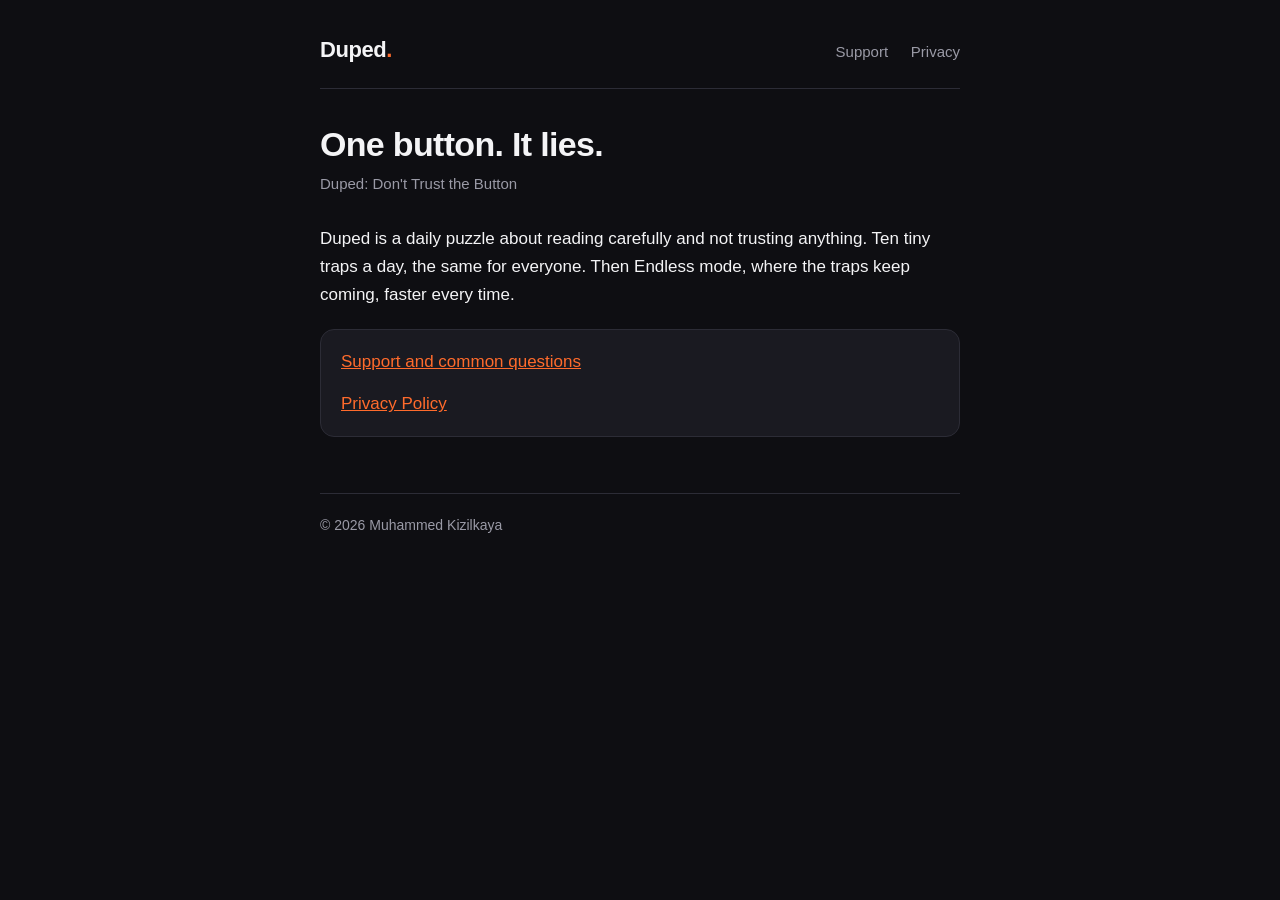
<file: index.html>
<!doctype html>
<html lang="en">
<head>
  <meta charset="utf-8">
  <meta name="viewport" content="width=device-width, initial-scale=1">
  <title>Duped: Don't Trust the Button</title>
  <meta name="description" content="One button. It lies. A daily puzzle about reading carefully and not trusting anything.">
  <link rel="stylesheet" href="style.css">
</head>
<body>
  <div class="wrap">
    <header class="site">
      <a class="brand" href="index.html">Duped<span>.</span></a>
      <nav>
        <a href="support.html">Support</a>
        <a href="privacy.html">Privacy</a>
      </nav>
    </header>

    <main>
      <h1>One button. It lies.</h1>
      <p class="meta">Duped: Don't Trust the Button</p>
      <p>Duped is a daily puzzle about reading carefully and not trusting anything. Ten tiny traps a day, the same for everyone. Then Endless mode, where the traps keep coming, faster every time.</p>
      <div class="card">
        <p><a href="support.html">Support and common questions</a></p>
        <p><a href="privacy.html">Privacy Policy</a></p>
      </div>
    </main>

    <footer>© 2026 Muhammed Kizilkaya</footer>
  </div>
</body>
</html>
</file>
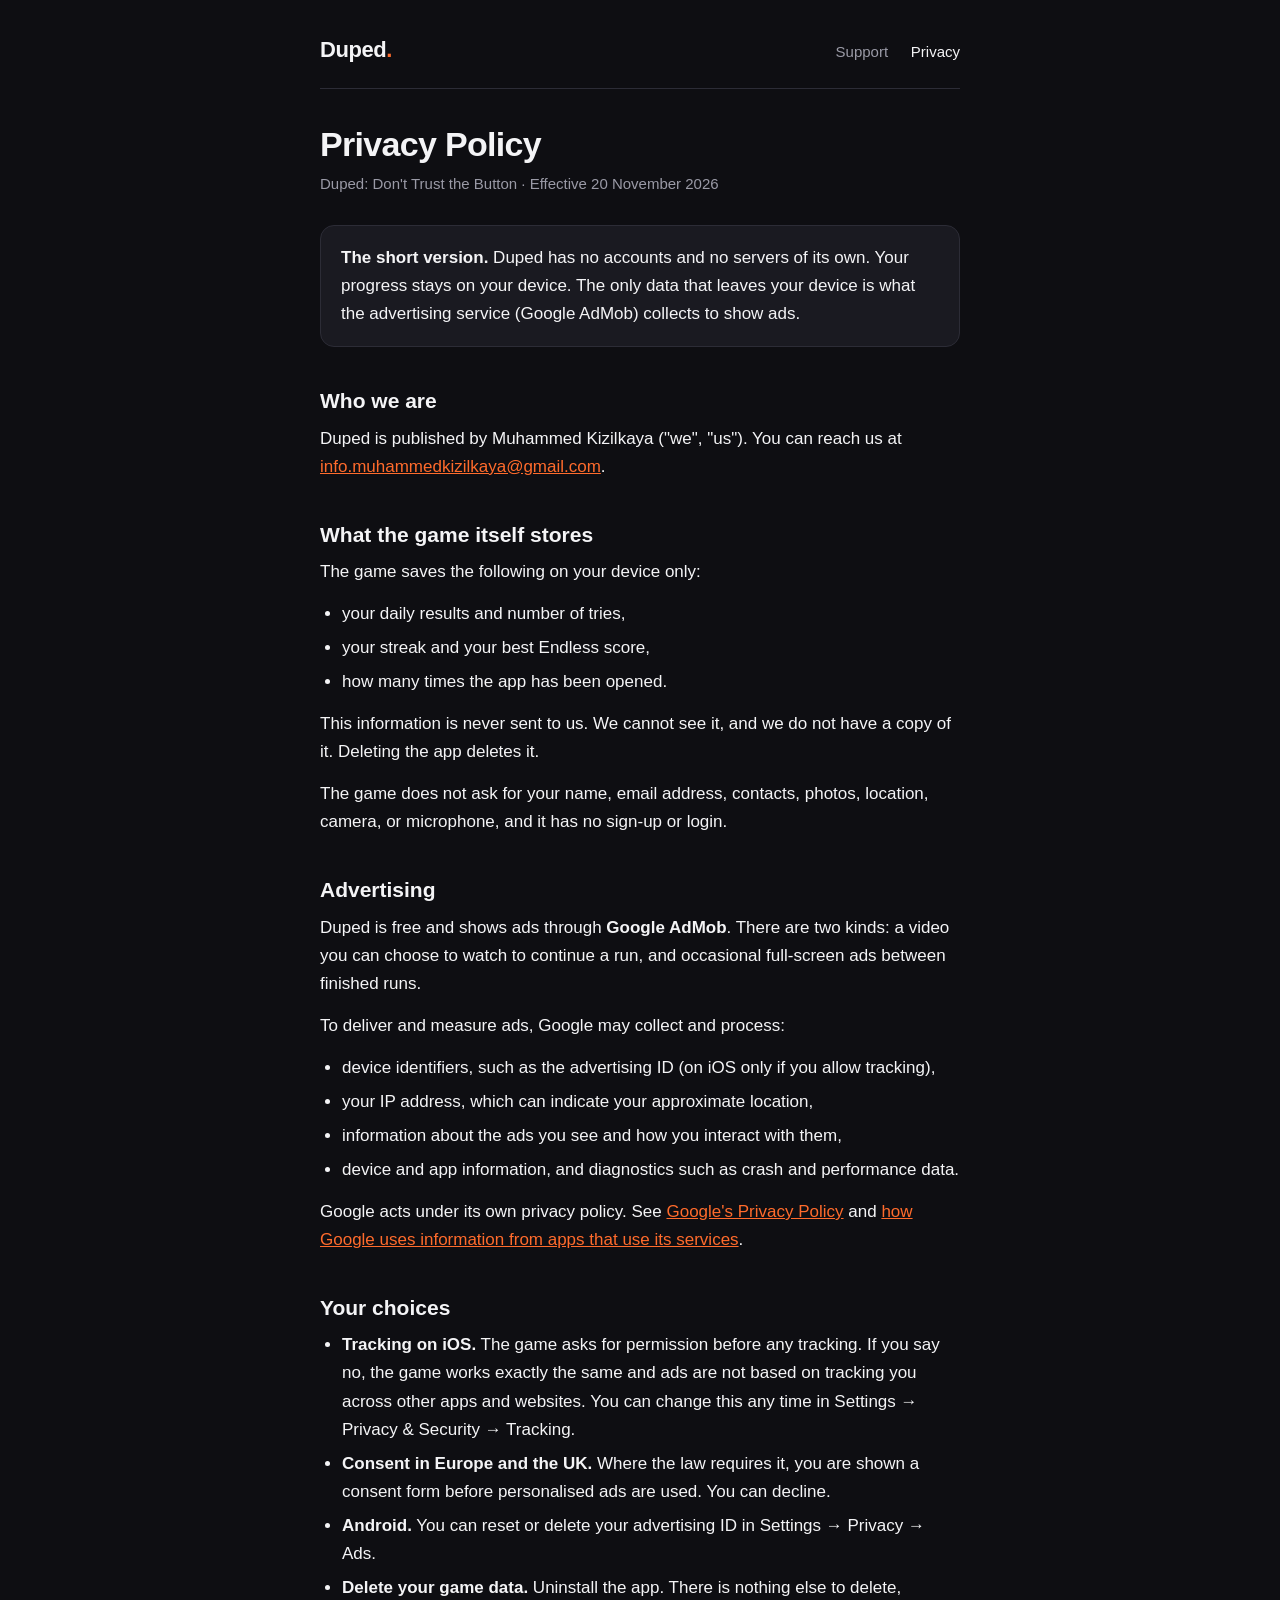
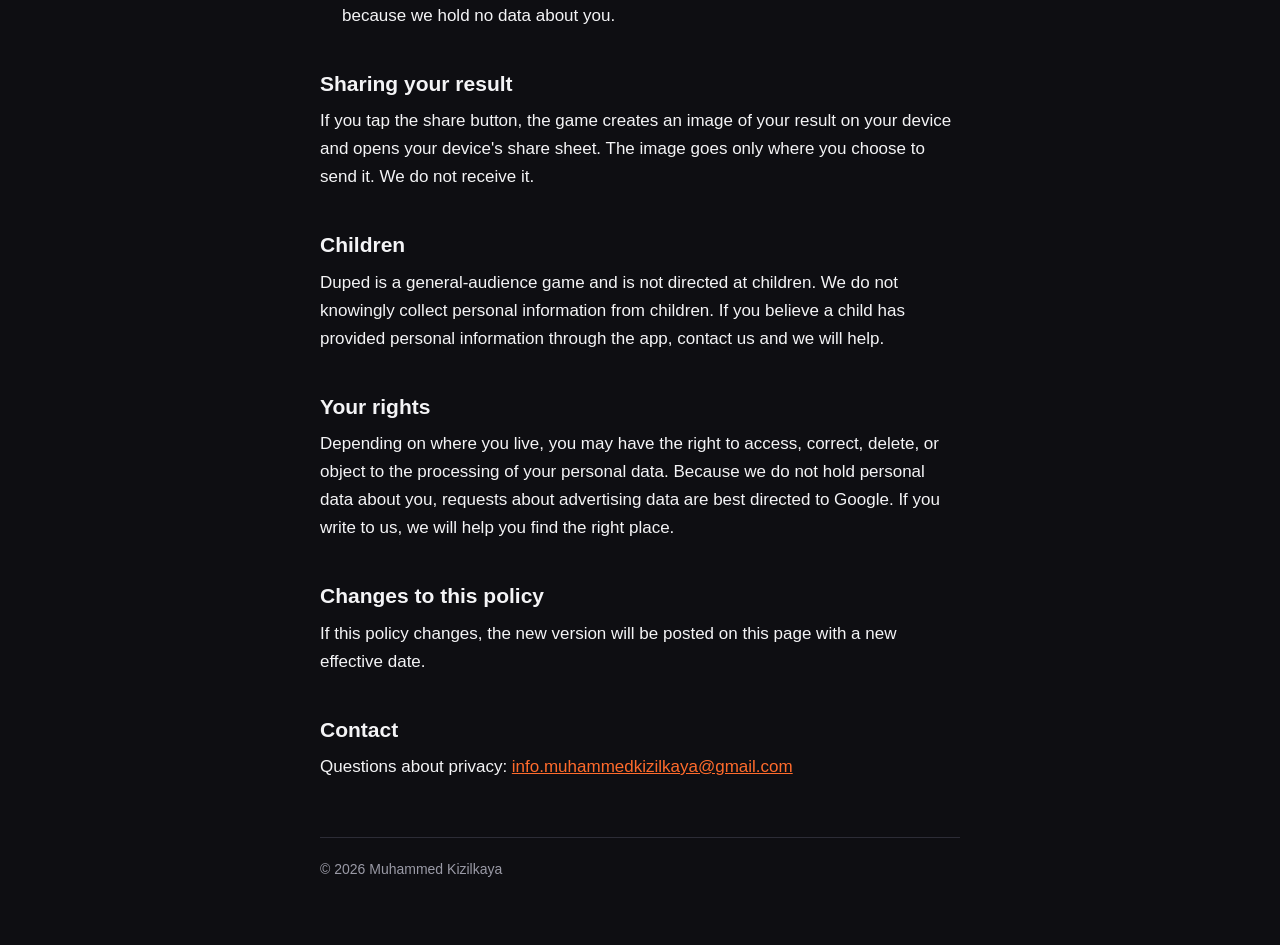
<file: privacy.html>
<!doctype html>
<html lang="en">
<head>
  <meta charset="utf-8">
  <meta name="viewport" content="width=device-width, initial-scale=1">
  <title>Privacy Policy · Duped</title>
  <meta name="description" content="Privacy policy for Duped: Don't Trust the Button.">
  <link rel="stylesheet" href="style.css">
</head>
<body>
  <div class="wrap">
    <header class="site">
      <a class="brand" href="support.html">Duped<span>.</span></a>
      <nav>
        <a href="support.html">Support</a>
        <a href="privacy.html" aria-current="page">Privacy</a>
      </nav>
    </header>

    <main>
      <h1>Privacy Policy</h1>
      <p class="meta">Duped: Don't Trust the Button · Effective 20 November 2026</p>

      <div class="card">
        <p><strong>The short version.</strong> Duped has no accounts and no servers of its own. Your progress stays on your device. The only data that leaves your device is what the advertising service (Google AdMob) collects to show ads.</p>
      </div>

      <h2>Who we are</h2>
      <p>Duped is published by Muhammed Kizilkaya ("we", "us"). You can reach us at <a href="mailto:info.muhammedkizilkaya@gmail.com">info.muhammedkizilkaya@gmail.com</a>.</p>

      <h2>What the game itself stores</h2>
      <p>The game saves the following on your device only:</p>
      <ul>
        <li>your daily results and number of tries,</li>
        <li>your streak and your best Endless score,</li>
        <li>how many times the app has been opened.</li>
      </ul>
      <p>This information is never sent to us. We cannot see it, and we do not have a copy of it. Deleting the app deletes it.</p>
      <p>The game does not ask for your name, email address, contacts, photos, location, camera, or microphone, and it has no sign-up or login.</p>

      <h2>Advertising</h2>
      <p>Duped is free and shows ads through <strong>Google AdMob</strong>. There are two kinds: a video you can choose to watch to continue a run, and occasional full-screen ads between finished runs.</p>
      <p>To deliver and measure ads, Google may collect and process:</p>
      <ul>
        <li>device identifiers, such as the advertising ID (on iOS only if you allow tracking),</li>
        <li>your IP address, which can indicate your approximate location,</li>
        <li>information about the ads you see and how you interact with them,</li>
        <li>device and app information, and diagnostics such as crash and performance data.</li>
      </ul>
      <p>Google acts under its own privacy policy. See <a href="https://policies.google.com/privacy">Google's Privacy Policy</a> and <a href="https://policies.google.com/technologies/partner-sites">how Google uses information from apps that use its services</a>.</p>

      <h2>Your choices</h2>
      <ul>
        <li><strong>Tracking on iOS.</strong> The game asks for permission before any tracking. If you say no, the game works exactly the same and ads are not based on tracking you across other apps and websites. You can change this any time in Settings → Privacy &amp; Security → Tracking.</li>
        <li><strong>Consent in Europe and the UK.</strong> Where the law requires it, you are shown a consent form before personalised ads are used. You can decline.</li>
        <li><strong>Android.</strong> You can reset or delete your advertising ID in Settings → Privacy → Ads.</li>
        <li><strong>Delete your game data.</strong> Uninstall the app. There is nothing else to delete, because we hold no data about you.</li>
      </ul>

      <h2>Sharing your result</h2>
      <p>If you tap the share button, the game creates an image of your result on your device and opens your device's share sheet. The image goes only where you choose to send it. We do not receive it.</p>

      <h2>Children</h2>
      <p>Duped is a general-audience game and is not directed at children. We do not knowingly collect personal information from children. If you believe a child has provided personal information through the app, contact us and we will help.</p>

      <h2>Your rights</h2>
      <p>Depending on where you live, you may have the right to access, correct, delete, or object to the processing of your personal data. Because we do not hold personal data about you, requests about advertising data are best directed to Google. If you write to us, we will help you find the right place.</p>

      <h2>Changes to this policy</h2>
      <p>If this policy changes, the new version will be posted on this page with a new effective date.</p>

      <h2>Contact</h2>
      <p>Questions about privacy: <a href="mailto:info.muhammedkizilkaya@gmail.com">info.muhammedkizilkaya@gmail.com</a></p>
    </main>

    <footer>© 2026 Muhammed Kizilkaya</footer>
  </div>
</body>
</html>
</file>
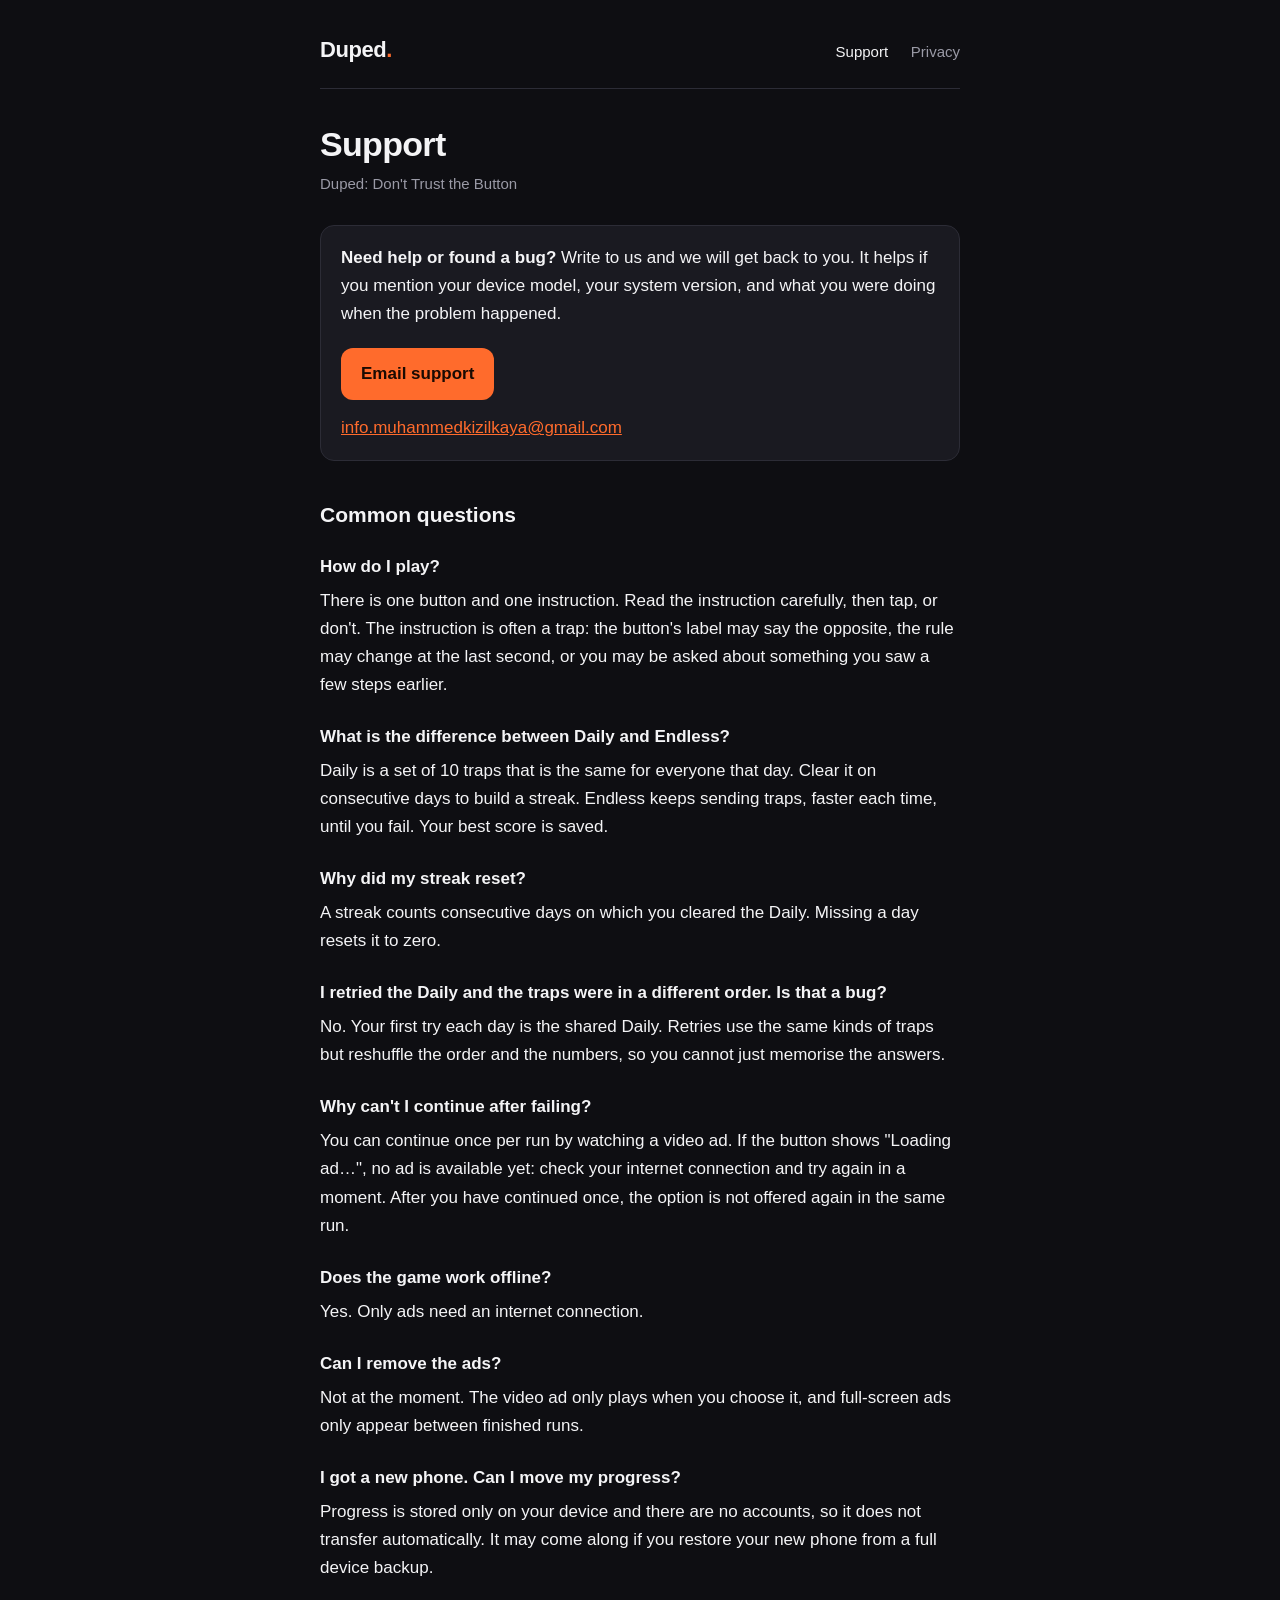
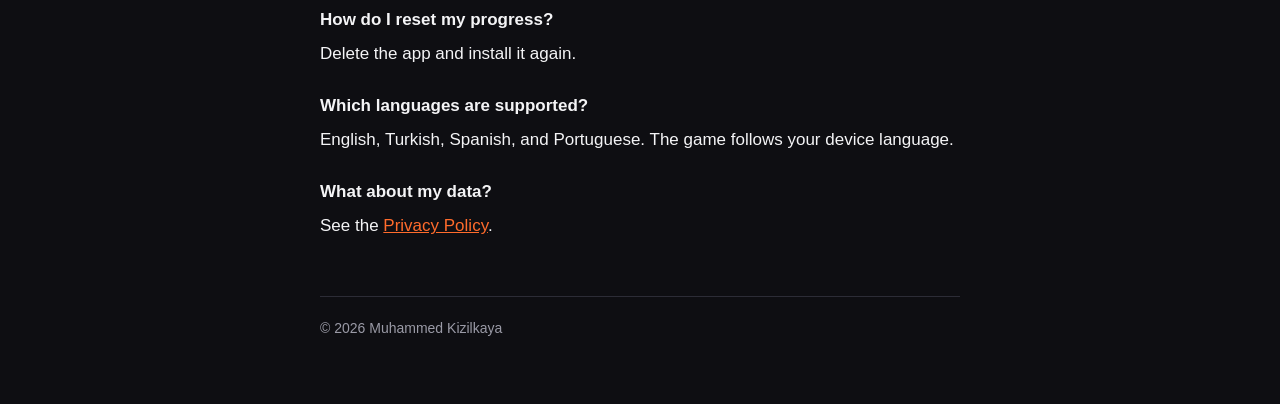
<file: support.html>
<!doctype html>
<html lang="en">
<head>
  <meta charset="utf-8">
  <meta name="viewport" content="width=device-width, initial-scale=1">
  <title>Support · Duped</title>
  <meta name="description" content="Help and contact for Duped: Don't Trust the Button.">
  <link rel="stylesheet" href="style.css">
</head>
<body>
  <div class="wrap">
    <header class="site">
      <a class="brand" href="support.html">Duped<span>.</span></a>
      <nav>
        <a href="support.html" aria-current="page">Support</a>
        <a href="privacy.html">Privacy</a>
      </nav>
    </header>

    <main>
      <h1>Support</h1>
      <p class="meta">Duped: Don't Trust the Button</p>

      <div class="card">
        <p><strong>Need help or found a bug?</strong> Write to us and we will get back to you. It helps if you mention your device model, your system version, and what you were doing when the problem happened.</p>
        <p><a class="button" href="mailto:info.muhammedkizilkaya@gmail.com?subject=Duped%20support">Email support</a></p>
        <p><a href="mailto:info.muhammedkizilkaya@gmail.com">info.muhammedkizilkaya@gmail.com</a></p>
      </div>

      <h2>Common questions</h2>

      <h3>How do I play?</h3>
      <p>There is one button and one instruction. Read the instruction carefully, then tap, or don't. The instruction is often a trap: the button's label may say the opposite, the rule may change at the last second, or you may be asked about something you saw a few steps earlier.</p>

      <h3>What is the difference between Daily and Endless?</h3>
      <p>Daily is a set of 10 traps that is the same for everyone that day. Clear it on consecutive days to build a streak. Endless keeps sending traps, faster each time, until you fail. Your best score is saved.</p>

      <h3>Why did my streak reset?</h3>
      <p>A streak counts consecutive days on which you cleared the Daily. Missing a day resets it to zero.</p>

      <h3>I retried the Daily and the traps were in a different order. Is that a bug?</h3>
      <p>No. Your first try each day is the shared Daily. Retries use the same kinds of traps but reshuffle the order and the numbers, so you cannot just memorise the answers.</p>

      <h3>Why can't I continue after failing?</h3>
      <p>You can continue once per run by watching a video ad. If the button shows "Loading ad…", no ad is available yet: check your internet connection and try again in a moment. After you have continued once, the option is not offered again in the same run.</p>

      <h3>Does the game work offline?</h3>
      <p>Yes. Only ads need an internet connection.</p>

      <h3>Can I remove the ads?</h3>
      <p>Not at the moment. The video ad only plays when you choose it, and full-screen ads only appear between finished runs.</p>

      <h3>I got a new phone. Can I move my progress?</h3>
      <p>Progress is stored only on your device and there are no accounts, so it does not transfer automatically. It may come along if you restore your new phone from a full device backup.</p>

      <h3>How do I reset my progress?</h3>
      <p>Delete the app and install it again.</p>

      <h3>Which languages are supported?</h3>
      <p>English, Turkish, Spanish, and Portuguese. The game follows your device language.</p>

      <h3>What about my data?</h3>
      <p>See the <a href="privacy.html">Privacy Policy</a>.</p>
    </main>

    <footer>© 2026 Muhammed Kizilkaya</footer>
  </div>
</body>
</html>
</file>
<file: style.css>
:root {
  --bg: #0e0e12;
  --surface: #1a1a21;
  --text: #f4f4f6;
  --muted: #9a9aa6;
  --accent: #ff6b2c;
  --line: #2c2c36;
}

* {
  box-sizing: border-box;
}

html {
  -webkit-text-size-adjust: 100%;
}

body {
  margin: 0;
  background: var(--bg);
  color: var(--text);
  font: 17px/1.65 -apple-system, BlinkMacSystemFont, "Segoe UI", Roboto, Helvetica, Arial, sans-serif;
}

.wrap {
  max-width: 680px;
  margin: 0 auto;
  padding: 32px 20px 64px;
}

header.site {
  display: flex;
  align-items: baseline;
  justify-content: space-between;
  gap: 16px;
  flex-wrap: wrap;
  padding-bottom: 20px;
  margin-bottom: 36px;
  border-bottom: 1px solid var(--line);
}

.brand {
  font-weight: 800;
  font-size: 22px;
  letter-spacing: -0.02em;
  color: var(--text);
  text-decoration: none;
}

.brand span {
  color: var(--accent);
}

nav a {
  color: var(--muted);
  text-decoration: none;
  margin-left: 18px;
  font-size: 15px;
}

nav a:first-child {
  margin-left: 0;
}

nav a[aria-current="page"],
nav a:hover {
  color: var(--text);
}

h1 {
  font-size: 34px;
  line-height: 1.15;
  letter-spacing: -0.02em;
  margin: 0 0 8px;
}

h2 {
  font-size: 21px;
  line-height: 1.3;
  margin: 40px 0 10px;
}

h3 {
  font-size: 17px;
  margin: 24px 0 6px;
}

p,
ul {
  margin: 0 0 14px;
}

ul {
  padding-left: 22px;
}

li {
  margin-bottom: 6px;
}

a {
  color: var(--accent);
}

.meta {
  color: var(--muted);
  font-size: 15px;
  margin-bottom: 28px;
}

.card {
  background: var(--surface);
  border: 1px solid var(--line);
  border-radius: 14px;
  padding: 18px 20px;
  margin: 20px 0;
}

.card p:last-child,
.card ul:last-child {
  margin-bottom: 0;
}

.button {
  display: inline-block;
  background: var(--accent);
  color: #1a0a02;
  font-weight: 700;
  text-decoration: none;
  padding: 12px 20px;
  border-radius: 12px;
  margin-top: 6px;
}

footer {
  margin-top: 56px;
  padding-top: 20px;
  border-top: 1px solid var(--line);
  color: var(--muted);
  font-size: 14px;
}
</file>
